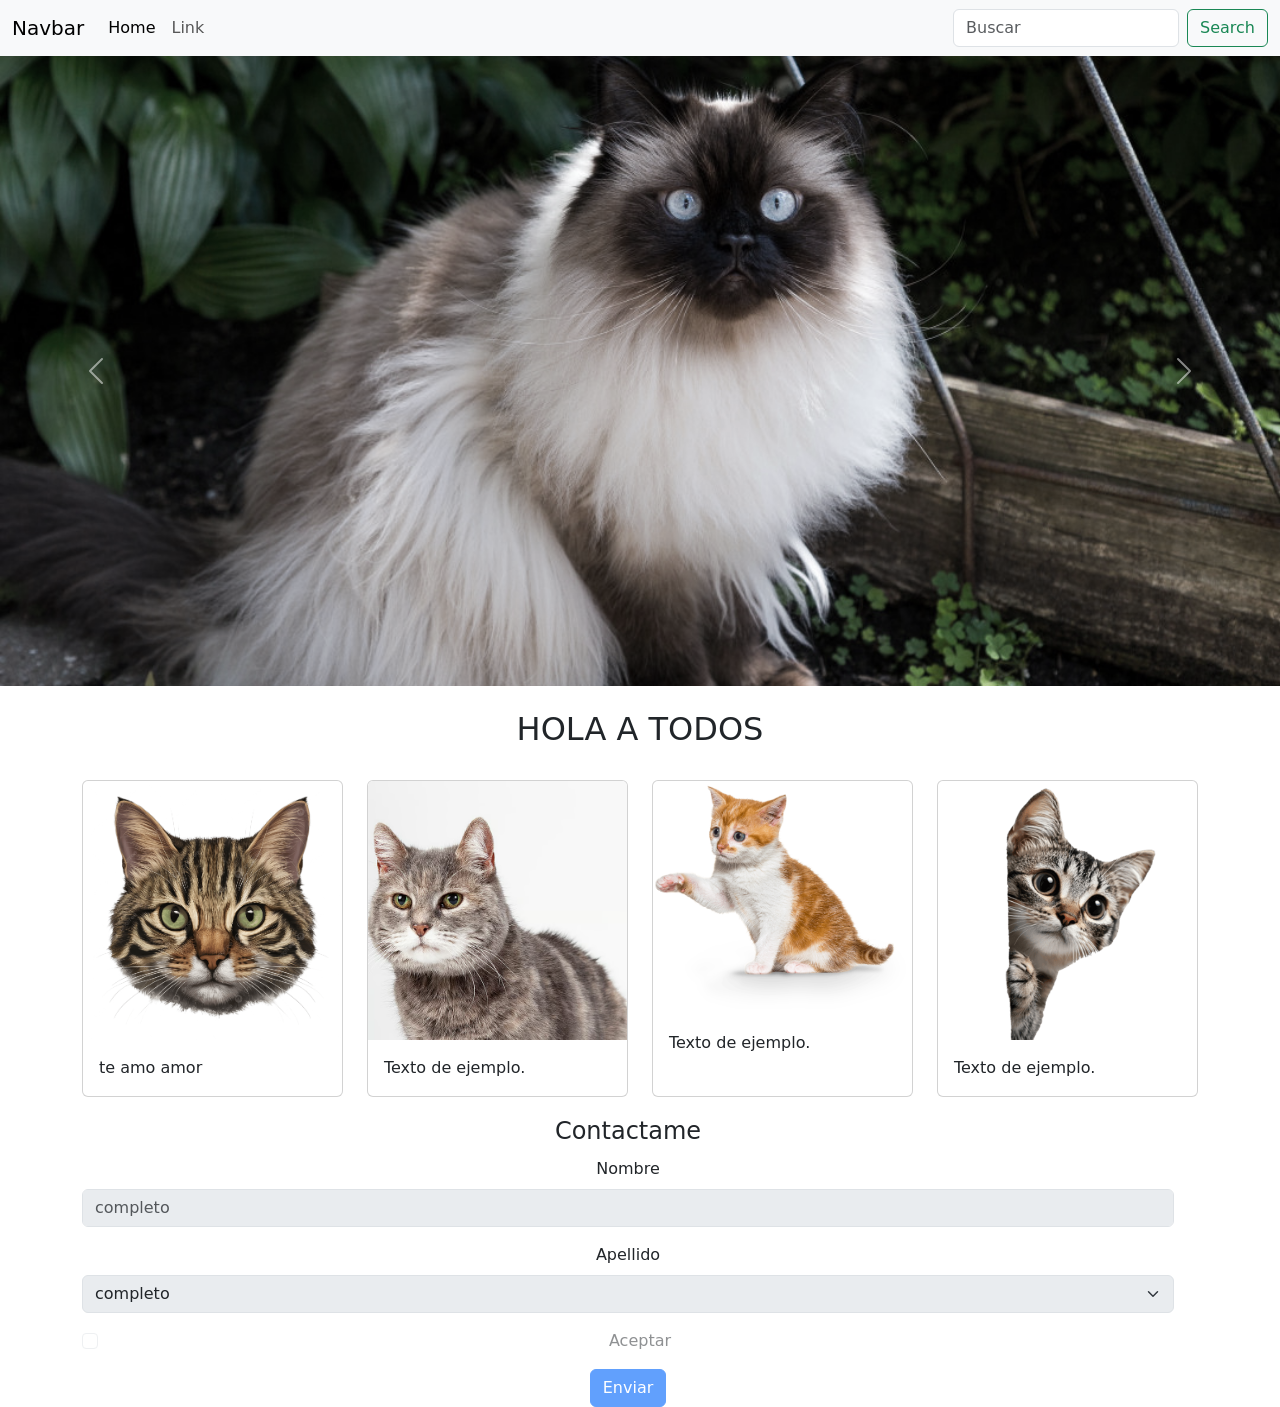
<file: index.html>
<!DOCTYPE html>
<html lang="es">
<head>
  <meta charset="UTF-8">
  <title>Cards alineadas</title>

  <link href="https://cdn.jsdelivr.net/npm/bootstrap@5.3.8/dist/css/bootstrap.min.css" rel="stylesheet">
  <script src="https://cdn.jsdelivr.net/npm/bootstrap@5.3.8/dist/js/bootstrap.bundle.min.js"></script>

  <link rel="stylesheet" href="index.css">
</head>

<body>


  
<nav class="navbar navbar-expand-lg bg-body-tertiary">
  <div class="container-fluid">
    <a class="navbar-brand" href="#">Navbar</a>

    <button class="navbar-toggler" type="button" data-bs-toggle="collapse" data-bs-target="#navbarSupportedContent">
      <span class="navbar-toggler-icon"></span>
    </button>

    <div class="collapse navbar-collapse" id="navbarSupportedContent">
      <ul class="navbar-nav me-auto">
        <li class="nav-item">
          <a class="nav-link active" href="#">Home</a>
        </li>
        <li class="nav-item">
          <a class="nav-link" href="#">Link</a>
        </li>
      </ul>

      <form class="d-flex">
        <input class="form-control me-2" type="search" placeholder="Buscar">
        <button class="btn btn-outline-success">Search</button>
      </form>
    </div>
  </div>
</nav>



<section id="main">
  <div id="carouselExample" class="carousel slide">
    <div class="carousel-inner">

      <div class="carousel-item active">
        <img src="gato1.jpg" class="d-block w-100" alt="">
      </div>

      <div class="carousel-item">
        <img src="gato2.jpg" class="d-block w-100" alt="">
      </div>

      <div class="carousel-item">
        <img src="gatoo.webp" class="d-block w-100" alt="">
      </div>

    </div>

    <button class="carousel-control-prev" type="button" data-bs-target="#carouselExample" data-bs-slide="prev">
      <span class="carousel-control-prev-icon"></span>
    </button>

    <button class="carousel-control-next" type="button" data-bs-target="#carouselExample" data-bs-slide="next">
      <span class="carousel-control-next-icon"></span>
    </button>
  </div>
</section>



<section id="speakers" class="mt-4">
  <div class="container">

    <div class="row">
      
     
      
      <div class="col-12 text-center text-uppercase mb-4">
        <h2>Hola a todos</h2>
      </div>

     
      
      <div class="col-12 col-md-6 col-lg-3 mb-3">
        <div class="card h-100">
          <img src="gato4.png" class="card-img-top" alt="">
          <div class="card-body">
            <p class="card-text">te amo amor</p>
          </div>
        </div>
      </div>

     
      
      <div class="col-12 col-md-6 col-lg-3 mb-3">
        <div class="card h-100">
          <img src="gato5.avif" class="card-img-top" alt="">
          <div class="card-body">
            <p class="card-text">Texto de ejemplo.</p>
          </div>
        </div>
      </div>

      
      <div class="col-12 col-md-6 col-lg-3 mb-3">
        <div class="card h-100">
          <img src="gato6.png" class="card-img-top" alt="">
          <div class="card-body">
            <p class="card-text">Texto de ejemplo.</p>
          </div>
        </div>
      </div>

     
  
      <div class="col-12 col-md-6 col-lg-3 mb-3">
        <div class="card h-100">
          <img src="gato7.png" class="card-img-top" alt="">
          <div class="card-body">
            <p class="card-text">Texto de ejemplo.</p>
          </div>
        </div>
      </div>
      
  <div class="row">
    <div class="col text-center">
<form>
  <fieldset disabled>
    <legend>Contactame </legend>
    <div class="mb-3">
      <label for="disabledTextInput" class="form-label">Nombre</label>
      <input type="text" id="disabledTextInput" class="form-control" placeholder="completo">
    </div>
    
    <div class="mb-3">
      <label for="disabledSelect" class="form-label">Apellido </label>
      <select id="disabledSelect" class="form-select">
        <option>completo</option>
      </select>
    </div>
    <div class="mb-3">
      <div class="form-check">
        <input class="form-check-input" type="checkbox" id="disabledFieldsetCheck" disabled>
        <label class="form-check-label" for="disabledFieldsetCheck">
          Aceptar
        </label>
      </div>
    </div>
    <button type="submit" class="btn btn-primary">Enviar</button>
  </fieldset>
</form>
</div>
</div>
    </div>
  </div>
</section>

</body>
</html>
</file>
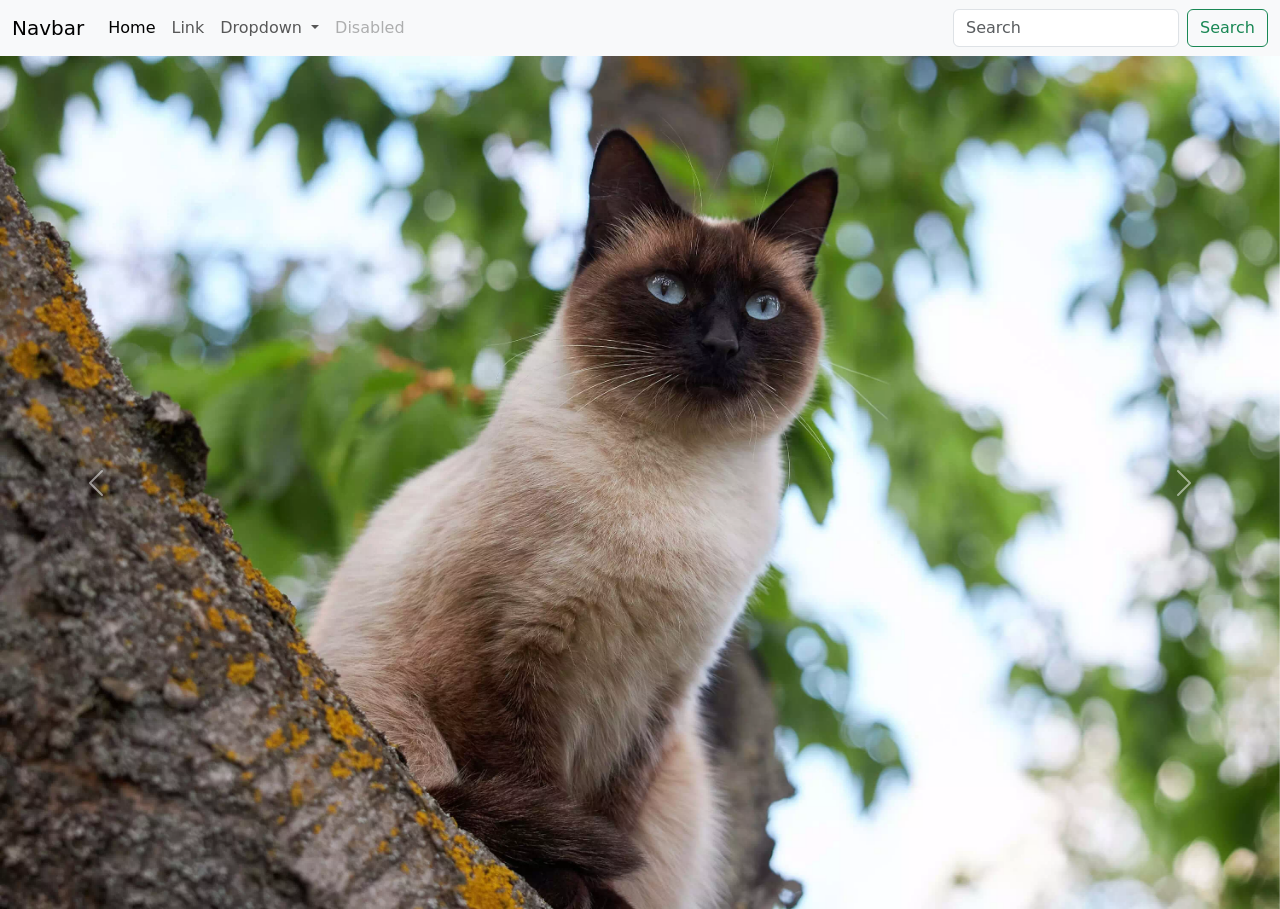
<file: Untitled-1.html>
<!DOCTYPE html>
<html>
<head>
    <link ren="stylesheet" href="gatocss.css">
   <link href="https://cdn.jsdelivr.net/npm/bootstrap@5.3.8/dist/css/bootstrap.min.css" rel="stylesheet" integrity="sha384-sRIl4kxILFvY47J16cr9ZwB07vP4J8+LH7qKQnuqkuIAvNWLzeN8tE5YBujZqJLB" crossorigin="anonymous">
   <script src="https://cdn.jsdelivr.net/npm/bootstrap@5.3.8/dist/js/bootstrap.bundle.min.js" integrity="sha384-FKyoEForCGlyvwx9Hj09JcYn3nv7wiPVlz7YYwJrWVcXK/BmnVDxM+D2scQbITxI" crossorigin="anonymous"></script>
</head>
<body>
    
    <nav class="navbar navbar-expand-lg bg-body-tertiary">
  <div class="container-fluid">
    <a class="navbar-brand" href="#">Navbar</a>
    <button class="navbar-toggler" type="button" data-bs-toggle="collapse" data-bs-target="#navbarSupportedContent" aria-controls="navbarSupportedContent" aria-expanded="false" aria-label="Toggle navigation">
      <span class="navbar-toggler-icon"></span>
    </button>
    <div class="collapse navbar-collapse" id="navbarSupportedContent">
      <ul class="navbar-nav me-auto mb-2 mb-lg-0">
        <li class="nav-item">
          <a class="nav-link active" aria-current="page" href="#">Home</a>
        </li>
        <li class="nav-item">
          <a class="nav-link" href="#">Link</a>
        </li>
        <li class="nav-item dropdown">
          <a class="nav-link dropdown-toggle" href="#" role="button" data-bs-toggle="dropdown" aria-expanded="false">
            Dropdown
          </a>
          <ul class="dropdown-menu">
            <li><a class="dropdown-item" href="#">Action</a></li>
            <li><a class="dropdown-item" href="#">Another action</a></li>
            <li><hr class="dropdown-divider"></li>
            <li><a class="dropdown-item" href="#">Something else here</a></li>
          </ul>
        </li>
        <li class="nav-item">
          <a class="nav-link disabled" aria-disabled="true">Disabled</a>
        </li>
      </ul>
      <form class="d-flex" role="search">
        <input class="form-control me-2" type="search" placeholder="Search" aria-label="Search"/>
        <button class="btn btn-outline-success" type="submit">Search</button>
      </form>
    </div>
  </div>
</nav>


<section id="main">
<div id="carouselExample" class="carousel slide">
  <div class="carousel-inner">
    <div class="carousel-item active">
      <img src="gatoo.webp" class="d-block w-100" alt="...">
    </div>
    <div class="carousel-item">
      <img src="gato1.jpg" class="d-block w-100" alt="...">
    </div>
    <div class="carousel-item">
      <img src="gato2.jpg" class="d-block w-100" alt="...">
    </div>
  </div>
  <button class="carousel-control-prev" type="button" data-bs-target="#carouselExample" data-bs-slide="prev">
    <span class="carousel-control-prev-icon" aria-hidden="true"></span>
    <span class="visually-hidden">Previous</span>
  </button>
  <button class="carousel-control-next" type="button" data-bs-target="#carouselExample" data-bs-slide="next">
    <span class="carousel-control-next-icon" aria-hidden="true"></span>
    <span class="visually-hidden">Next</span>
  </button>
</section>
</div>
</body>
</html>
</file>
<file: index.css>
#main .carousel-inner img {
    max-height: 70vh;
    object-fit: cover;
    filter: grayscale(50%);
}

#carouselExample {
    position: relative;
}
#carouselExample .overlay {
    position:absolute;
    top: 0;
    bottom: 0;
    left: 0;
    right: 0;
   

    color: aqua;
}

#carouselExample .overlay .container,
#carouselExample .overlay .row {
    height: 100%;
}
</file>
<file: gatocss.css>
.main .carousel-inner img {
    max-height: 70vh;
    object-fit: cover;
    filter: grayscale(70%);
}

body {
    background-color: black;
}
</file>
